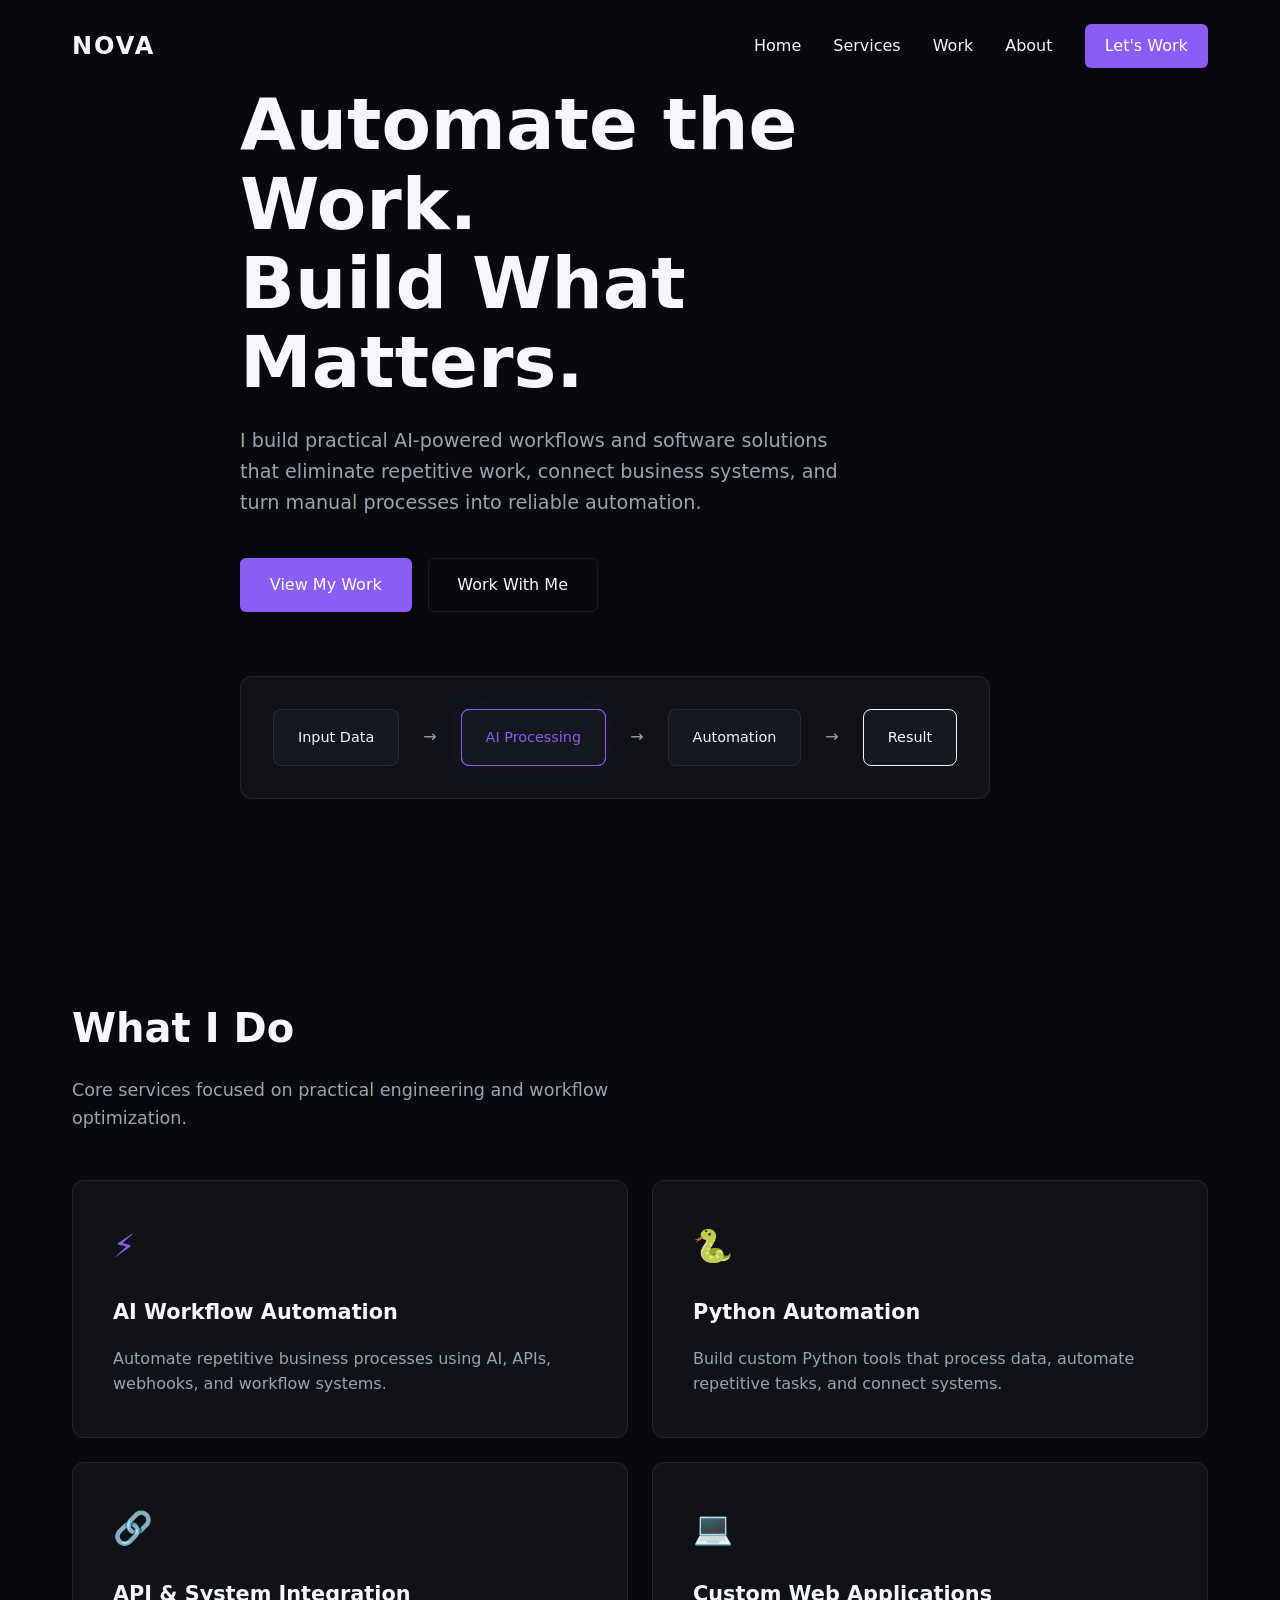
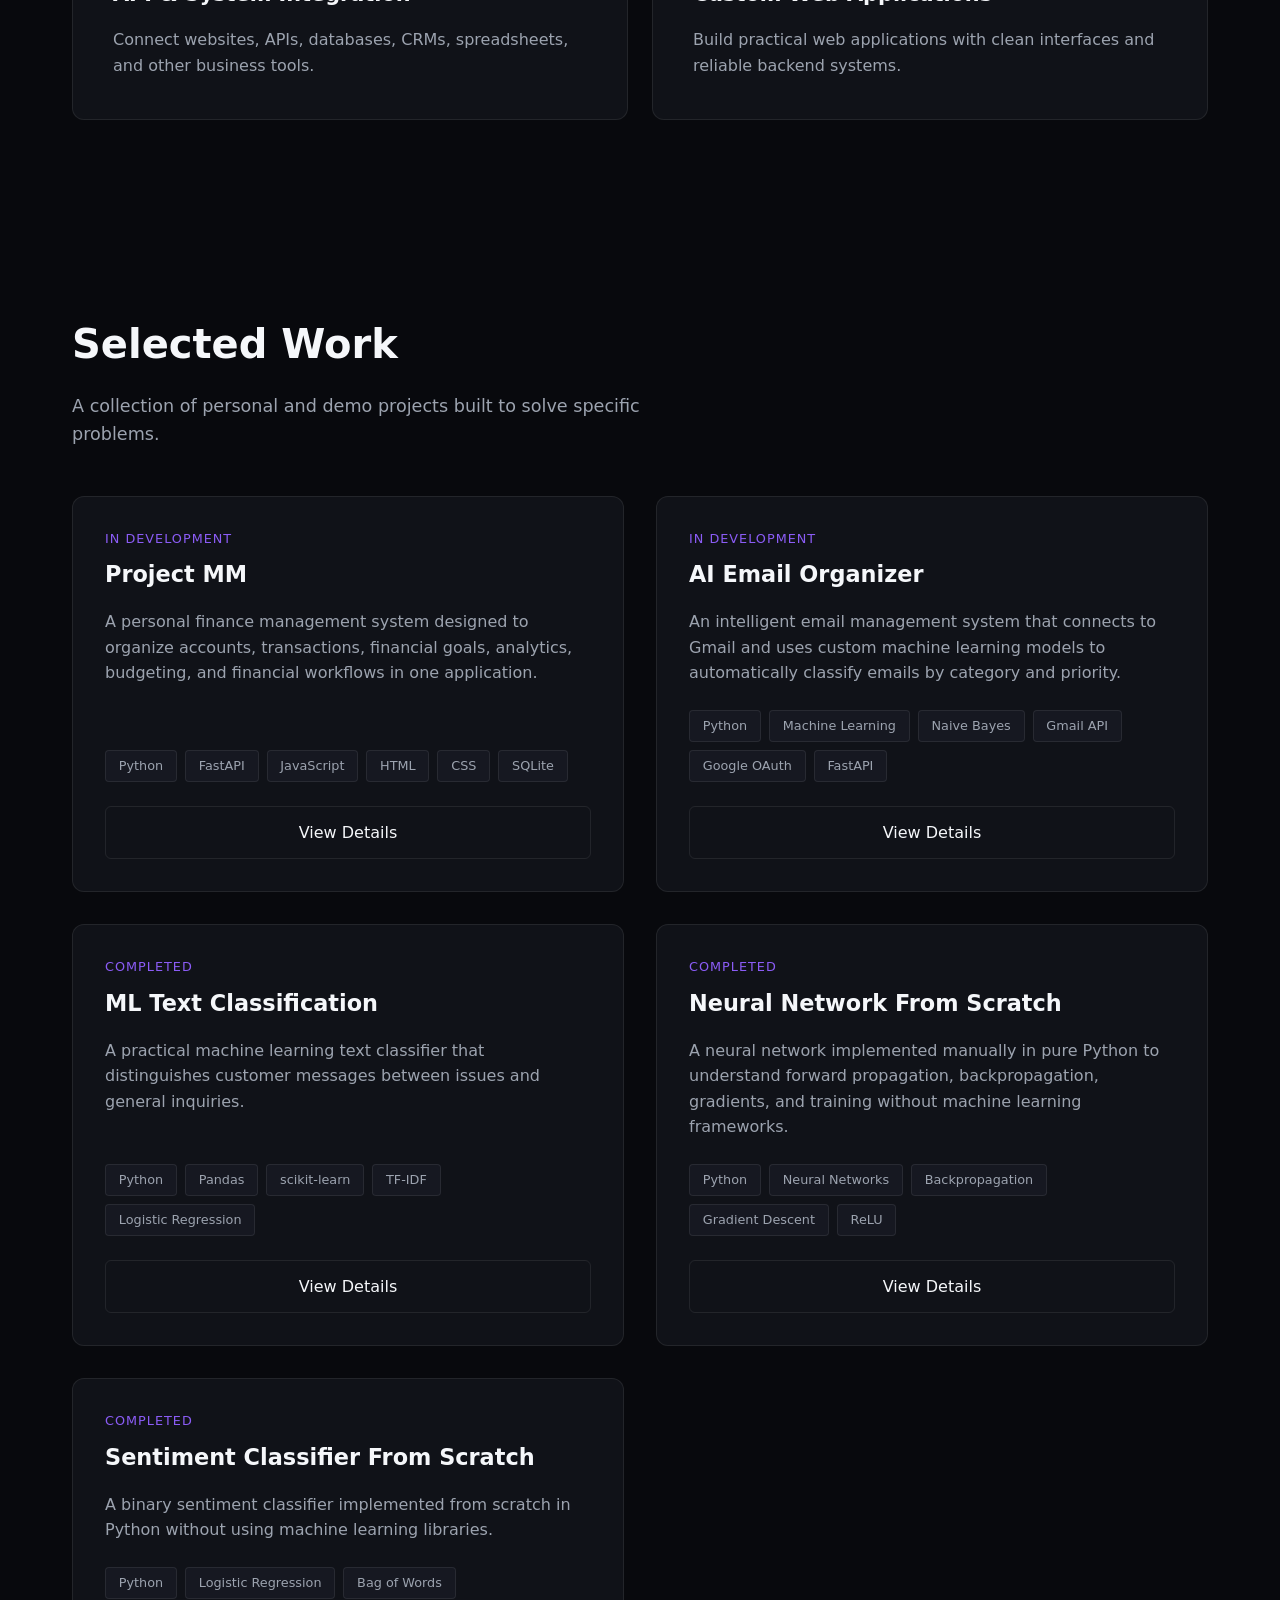
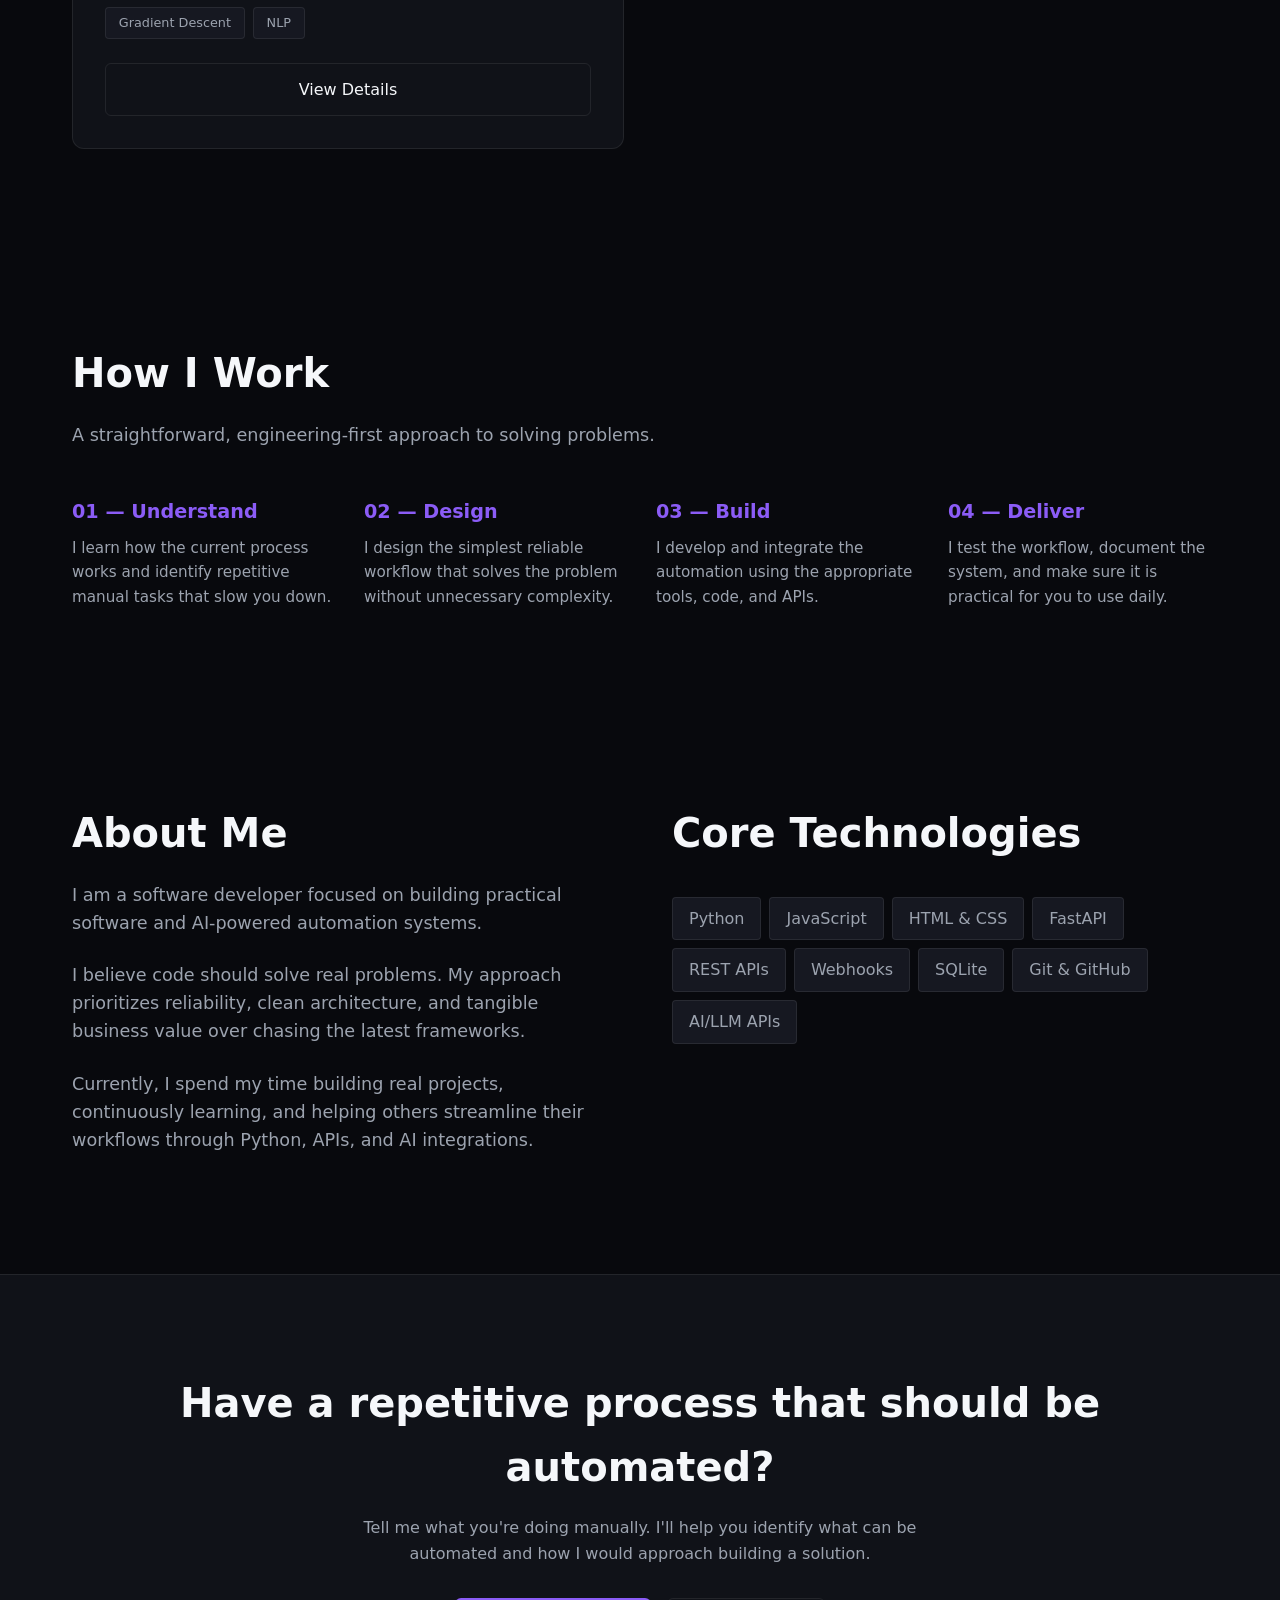
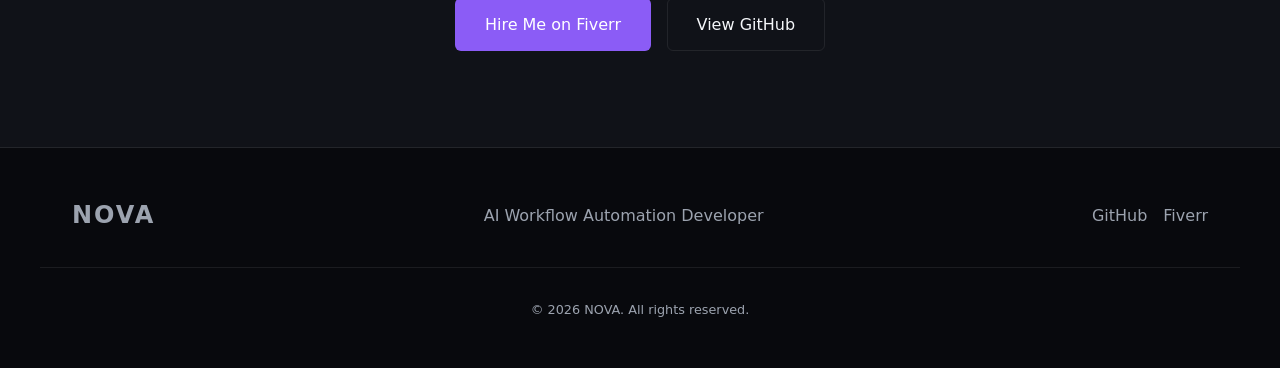
<file: index.html>
<!DOCTYPE html>
<html lang="en">
<head>
    <meta charset="UTF-8">
    <meta name="viewport" content="width=device-width, initial-scale=1.0">
    <title>NOVA | AI Workflow Automation Developer</title>
    <meta name="description" content="Portfolio of NOVA, a software developer specializing in practical AI workflows and business automation.">
    
    <!-- Link CSS -->
    <link rel="stylesheet" href="css/style.css">
    <link rel="stylesheet" href="css/responsive.css">
</head>
<body>

    <!-- NAVIGATION -->
    <nav>
        <div class="container nav-container">
            <a href="#" class="logo">NOVA</a>
            <div class="hamburger">☰</div>
            <ul class="nav-links">
                <li><a href="#hero">Home</a></li>
                <li><a href="#services">Services</a></li>
                <li><a href="#work">Work</a></li>
                <li><a href="#about">About</a></li>
                <li><a href="#contact" class="btn btn-primary" style="padding: 0.5rem 1.2rem;">Let's Work</a></li>
            </ul>
        </div>
    </nav>

    <!-- HERO SECTION -->
    <section id="hero">
        <div class="container">
            <div class="hero-content reveal">
                <h1>Automate the Work.<br>Build What Matters.</h1>
                <p>I build practical AI-powered workflows and software solutions that eliminate repetitive work, connect business systems, and turn manual processes into reliable automation.</p>
                <div class="hero-buttons">
                    <a href="#work" class="btn btn-primary">View My Work</a>
                    <a data-link="fiverr" target="_blank" class="btn btn-secondary">Work With Me</a>
                </div>
                
                <!-- Pure CSS/HTML representation of a workflow -->
                <div class="workflow-visual">
                    <div class="wf-node">Input Data</div>
                    <div class="wf-arrow">→</div>
                    <div class="wf-node wf-ai">AI Processing</div>
                    <div class="wf-arrow">→</div>
                    <div class="wf-node">Automation</div>
                    <div class="wf-arrow">→</div>
                    <div class="wf-node" style="border-color: var(--text-primary);">Result</div>
                </div>
            </div>
        </div>
    </section>

    <!-- SERVICES -->
    <section id="services">
        <div class="container">
            <h2 class="section-title reveal">What I Do</h2>
            <p class="section-subtitle reveal">Core services focused on practical engineering and workflow optimization.</p>
            
            <div class="services-grid">
                <!-- Card 1 -->
                <div class="service-card reveal">
                    <div class="service-icon">⚡</div>
                    <h3>AI Workflow Automation</h3>
                    <p>Automate repetitive business processes using AI, APIs, webhooks, and workflow systems.</p>
                </div>
                <!-- Card 2 -->
                <div class="service-card reveal">
                    <div class="service-icon">🐍</div>
                    <h3>Python Automation</h3>
                    <p>Build custom Python tools that process data, automate repetitive tasks, and connect systems.</p>
                </div>
                <!-- Card 3 -->
                <div class="service-card reveal">
                    <div class="service-icon">🔗</div>
                    <h3>API & System Integration</h3>
                    <p>Connect websites, APIs, databases, CRMs, spreadsheets, and other business tools.</p>
                </div>
                <!-- Card 4 -->
                <div class="service-card reveal">
                    <div class="service-icon">💻</div>
                    <h3>Custom Web Applications</h3>
                    <p>Build practical web applications with clean interfaces and reliable backend systems.</p>
                </div>
            </div>
        </div>
    </section>

    <!-- SELECTED WORK -->
    <section id="work">
        <div class="container">
            <h2 class="section-title reveal">Selected Work</h2>
            <p class="section-subtitle reveal">A collection of personal and demo projects built to solve specific problems.</p>
            
            <!-- Injected dynamically via js/projects.js -->
            <div class="projects-grid" id="projects-container"></div>
        </div>
    </section>

    <!-- HOW I WORK -->
    <section id="process">
        <div class="container">
            <h2 class="section-title reveal">How I Work</h2>
            <p class="section-subtitle reveal">A straightforward, engineering-first approach to solving problems.</p>
            
            <div class="process-grid reveal">
                <div class="process-step">
                    <h3>01 — Understand</h3>
                    <p>I learn how the current process works and identify repetitive manual tasks that slow you down.</p>
                </div>
                <div class="process-step">
                    <h3>02 — Design</h3>
                    <p>I design the simplest reliable workflow that solves the problem without unnecessary complexity.</p>
                </div>
                <div class="process-step">
                    <h3>03 — Build</h3>
                    <p>I develop and integrate the automation using the appropriate tools, code, and APIs.</p>
                </div>
                <div class="process-step">
                    <h3>04 — Deliver</h3>
                    <p>I test the workflow, document the system, and make sure it is practical for you to use daily.</p>
                </div>
            </div>
        </div>
    </section>

    <!-- ABOUT & TECH STACK -->
    <section id="about">
        <div class="container">
            <div class="about-grid">
                <div class="about-text reveal">
                    <h2 class="section-title">About Me</h2>
                    <p>I am a software developer focused on building practical software and AI-powered automation systems.</p>
                    <p>I believe code should solve real problems. My approach prioritizes reliability, clean architecture, and tangible business value over chasing the latest frameworks.</p>
                    <p>Currently, I spend my time building real projects, continuously learning, and helping others streamline their workflows through Python, APIs, and AI integrations.</p>
                </div>
                
                <div class="tech-stack reveal">
                    <h2 class="section-title">Core Technologies</h2>
                    <div class="tech-tags" style="margin-top: 2rem;">
                        <!-- Using the CSS classes established for project tags -->
                        <span class="tech-tag" style="font-size: 1rem; padding: 0.5rem 1rem;">Python</span>
                        <span class="tech-tag" style="font-size: 1rem; padding: 0.5rem 1rem;">JavaScript</span>
                        <span class="tech-tag" style="font-size: 1rem; padding: 0.5rem 1rem;">HTML & CSS</span>
                        <span class="tech-tag" style="font-size: 1rem; padding: 0.5rem 1rem;">FastAPI</span>
                        <span class="tech-tag" style="font-size: 1rem; padding: 0.5rem 1rem;">REST APIs</span>
                        <span class="tech-tag" style="font-size: 1rem; padding: 0.5rem 1rem;">Webhooks</span>
                        <span class="tech-tag" style="font-size: 1rem; padding: 0.5rem 1rem;">SQLite</span>
                        <span class="tech-tag" style="font-size: 1rem; padding: 0.5rem 1rem;">Git & GitHub</span>
                        <span class="tech-tag" style="font-size: 1rem; padding: 0.5rem 1rem;">AI/LLM APIs</span>
                    </div>
                </div>
            </div>
        </div>
    </section>

    <!-- CTA / CONTACT -->
    <section id="contact" class="cta-section">
        <div class="container reveal">
            <h2>Have a repetitive process that should be automated?</h2>
            <p>Tell me what you're doing manually. I'll help you identify what can be automated and how I would approach building a solution.</p>
            <div style="display: flex; gap: 1rem; justify-content: center; margin-top: 2rem;">
                <!-- Links managed in config.js -->
                <a data-link="fiverr" target="_blank" class="btn btn-primary">Hire Me on Fiverr</a>
                <a data-link="github" target="_blank" class="btn btn-secondary">View GitHub</a>
            </div>
        </div>
    </section>

    <!-- FOOTER -->
    <footer>
        <div class="container footer-content">
            <div class="logo">NOVA</div>
            <div>AI Workflow Automation Developer</div>
            <div style="display: flex; gap: 1rem;">
                <a data-link="github" target="_blank">GitHub</a>
                <a data-link="fiverr" target="_blank">Fiverr</a>
            </div>
        </div>
        <div class="container" style="margin-top: 2rem; font-size: 0.8rem; border-top: 1px solid var(--border-color); padding-top: 2rem;">
            &copy; 2026 NOVA. All rights reserved.
        </div>
    </footer>

    <!-- Scripts -->
    <script src="js/config.js"></script>
    <script src="js/projects.js"></script>
    <script src="js/main.js"></script>
</body>
</html>
</file>
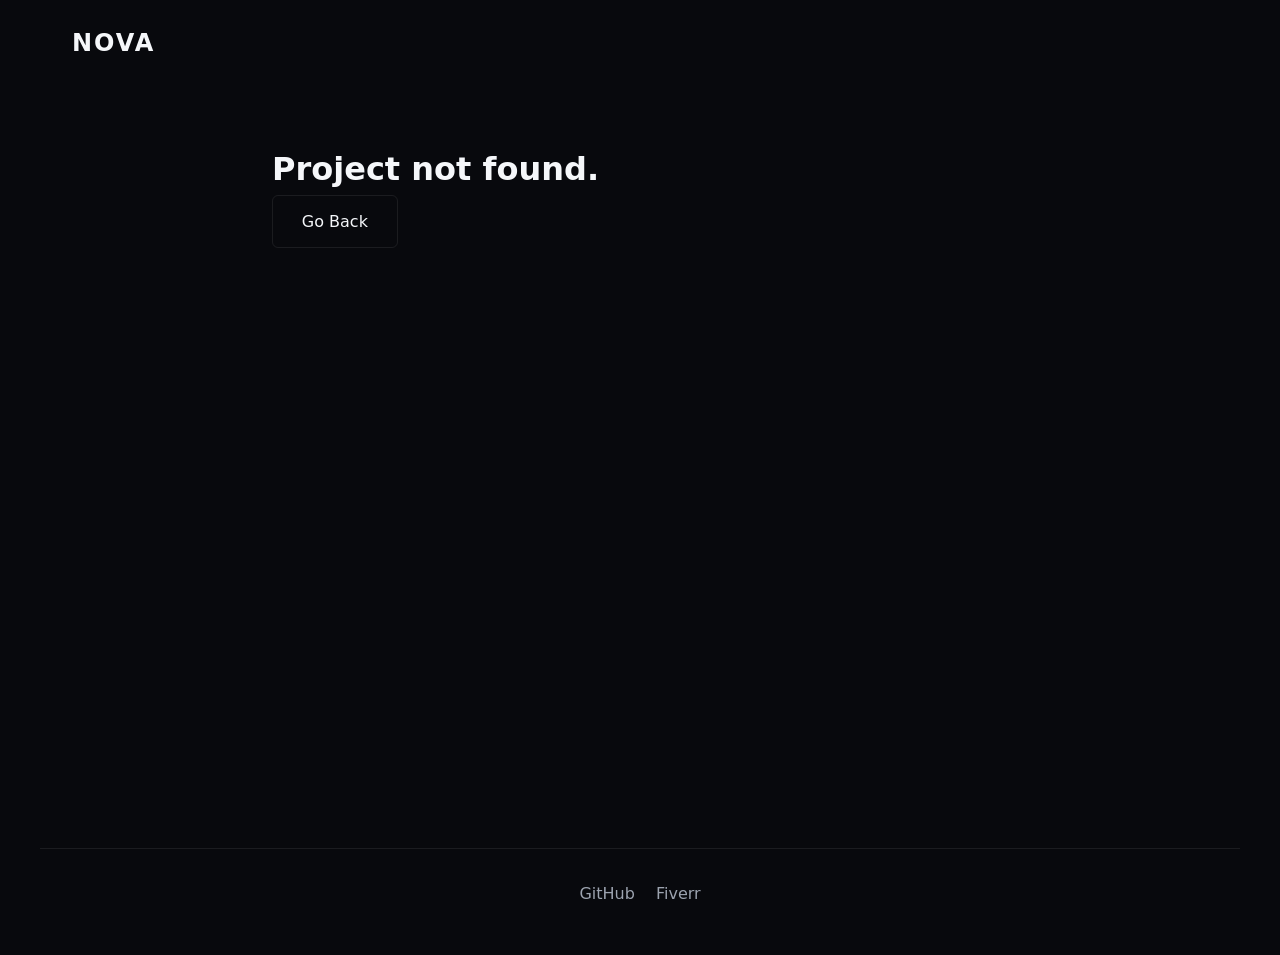
<file: pages/project.html>
<!DOCTYPE html>
<html lang="en">
<head>
    <meta charset="UTF-8">
    <meta name="viewport" content="width=device-width, initial-scale=1.0">
    <title>Project Detail | NOVA</title>
    
    <!-- Link CSS (Note the ../ for parent directory) -->
    <link rel="stylesheet" href="../css/style.css">
    <link rel="stylesheet" href="../css/responsive.css">
    <style>
        /* Specific tweaks for detail page */
        body { padding-top: 80px; }
        .detail-wrapper { max-width: 800px; padding: 4rem 2rem; margin: 0 auto; min-height: 80vh; }
    </style>
</head>
<body>

    <!-- Minimal Nav -->
    <nav class="scrolled">
        <div class="container nav-container">
            <a href="../index.html" class="logo">NOVA</a>
        </div>
    </nav>

    <!-- Dynamically Injected Project Details -->
    <div class="detail-wrapper reveal" id="project-detail-container">
        <!-- Content will be generated by js/projects.js -->
    </div>

    <!-- FOOTER -->
    <footer>
        <div class="container" style="border-top: 1px solid var(--border-color); padding-top: 2rem;">
            <a data-link="github" target="_blank" style="margin-right: 1rem;">GitHub</a>
            <a data-link="fiverr" target="_blank">Fiverr</a>
        </div>
    </footer>

    <!-- Scripts (Note the ../ for parent directory) -->
    <script src="../js/config.js"></script>
    <script src="../js/projects.js"></script>
    <script src="../js/main.js"></script>
</body>
</html>
</file>
<file: css/style.css>
/* css/style.css */

/* --- CSS VARIABLES (Design System) --- */
:root {
    --bg-primary: #08090D;
    --bg-secondary: #101218;
    --bg-card: #161821;
    --text-primary: #F5F7FA;
    --text-secondary: #9CA3AF;
    --accent: #8B5CF6; /* Refined Violet */
    --accent-dark: #6D28D9;
    --border-color: rgba(255, 255, 255, 0.08);
    --border-hover: rgba(139, 92, 246, 0.3);
    --font-main: 'Inter', system-ui, -apple-system, sans-serif;
    --transition: 0.3s ease;
}

/* --- RESET & BASICS --- */
* {
    margin: 0;
    padding: 0;
    box-sizing: border-box;
}

html {
    scroll-behavior: smooth;
}

body {
    background-color: var(--bg-primary);
    color: var(--text-primary);
    font-family: var(--font-main);
    line-height: 1.6;
    overflow-x: hidden;
}

a {
    text-decoration: none;
    color: inherit;
    transition: var(--transition);
}

ul {
    list-style: none;
}

.container {
    max-width: 1200px;
    margin: 0 auto;
    padding: 0 2rem;
}

section {
    padding: 6rem 0;
}

.section-title {
    font-size: 2.5rem;
    font-weight: 700;
    margin-bottom: 1rem;
}

.section-subtitle {
    color: var(--text-secondary);
    font-size: 1.1rem;
    margin-bottom: 3rem;
    max-width: 600px;
}

/* --- TYPOGRAPHY & BUTTONS --- */
.btn {
    display: inline-flex;
    align-items: center;
    justify-content: center;
    padding: 0.8rem 1.8rem;
    border-radius: 6px;
    font-weight: 500;
    cursor: pointer;
    transition: var(--transition);
    border: 1px solid transparent;
}

.btn-primary {
    background-color: var(--accent);
    color: #fff;
}

.btn-primary:hover {
    background-color: var(--accent-dark);
    box-shadow: 0 0 15px rgba(139, 92, 246, 0.4);
}

.btn-secondary {
    background-color: transparent;
    border-color: var(--border-color);
    color: var(--text-primary);
}

.btn-secondary:hover {
    border-color: var(--accent);
    color: var(--accent);
}

/* --- NAVIGATION --- */
nav {
    position: fixed;
    top: 0;
    width: 100%;
    padding: 1.5rem 0;
    z-index: 1000;
    transition: var(--transition);
    border-bottom: 1px solid transparent;
}

nav.scrolled {
    background-color: rgba(8, 9, 13, 0.9);
    backdrop-filter: blur(10px);
    border-bottom: 1px solid var(--border-color);
    padding: 1rem 0;
}

.nav-container {
    display: flex;
    justify-content: space-between;
    align-items: center;
}

.logo {
    font-size: 1.5rem;
    font-weight: 700;
    letter-spacing: 2px;
}

.nav-links {
    display: flex;
    gap: 2rem;
    align-items: center;
}

.nav-links a:hover {
    color: var(--accent);
}

.hamburger {
    display: none;
    cursor: pointer;
    font-size: 1.5rem;
}

/* --- HERO SECTION --- */
#hero {
    min-height: 100vh;
    display: flex;
    align-items: center;
    padding-top: 5rem;
}

.hero-content {
    max-width: 800px;
}

.hero-content h1 {
    font-size: 4.5rem;
    line-height: 1.1;
    margin-bottom: 1.5rem;
}

.hero-content p {
    font-size: 1.2rem;
    color: var(--text-secondary);
    margin-bottom: 2.5rem;
    max-width: 600px;
}

.hero-buttons {
    display: flex;
    gap: 1rem;
    margin-bottom: 4rem;
}

/* Custom CSS Visual for Workflow (Instead of an image) */
.workflow-visual {
    display: flex;
    align-items: center;
    gap: 1.5rem;
    padding: 2rem;
    background: var(--bg-secondary);
    border: 1px solid var(--border-color);
    border-radius: 12px;
    width: fit-content;
}

.wf-node {
    padding: 1rem 1.5rem;
    background: var(--bg-card);
    border: 1px solid var(--border-color);
    border-radius: 8px;
    font-weight: 500;
    font-size: 0.9rem;
}

.wf-ai {
    border-color: var(--accent);
    color: var(--accent);
    box-shadow: 0 0 20px rgba(139, 92, 246, 0.1);
    position: relative;
}

/* Gentle pulse animation for the AI node */
.wf-ai::before {
    content: '';
    position: absolute;
    top: -1px; left: -1px; right: -1px; bottom: -1px;
    border-radius: 8px;
    border: 1px solid var(--accent);
    animation: pulse 2s infinite;
}

.wf-arrow {
    color: var(--text-secondary);
}

@keyframes pulse {
    0% { transform: scale(1); opacity: 0.5; }
    100% { transform: scale(1.1); opacity: 0; }
}

/* --- SERVICES --- */
.services-grid {
    display: grid;
    grid-template-columns: repeat(2, 1fr);
    gap: 1.5rem;
}

.service-card {
    background: var(--bg-secondary);
    padding: 2.5rem;
    border-radius: 12px;
    border: 1px solid var(--border-color);
    transition: var(--transition);
}

.service-card:hover {
    border-color: var(--border-hover);
    transform: translateY(-5px);
}

.service-icon {
    font-size: 2rem;
    color: var(--accent);
    margin-bottom: 1.5rem;
}

.service-card h3 {
    margin-bottom: 1rem;
    font-size: 1.3rem;
}

.service-card p {
    color: var(--text-secondary);
}

/* --- SELECTED WORK --- */
.projects-grid {
    display: grid;
    grid-template-columns: repeat(2, 1fr);
    gap: 2rem;
}

.project-card {
    background: var(--bg-secondary);
    border: 1px solid var(--border-color);
    border-radius: 12px;
    overflow: hidden;
    transition: var(--transition);
    display: flex;
    flex-direction: column;
}

.project-card:hover {
    border-color: var(--border-hover);
}

.project-image {
    width: 100%;
    height: 200px;
    background-color: var(--bg-card); /* Placeholder if no image */
    display: flex;
    align-items: center;
    justify-content: center;
    border-bottom: 1px solid var(--border-color);
    color: var(--text-secondary);
    font-size: 0.9rem;
}

.project-image img {
    width: 100%;
    height: 100%;
    object-fit: cover;
}

.project-content {
    padding: 2rem;
    flex-grow: 1;
    display: flex;
    flex-direction: column;
}

.project-status {
    font-size: 0.8rem;
    color: var(--accent);
    text-transform: uppercase;
    letter-spacing: 1px;
    margin-bottom: 0.5rem;
}

.project-title {
    font-size: 1.4rem;
    margin-bottom: 1rem;
}

.project-description {
    color: var(--text-secondary);
    margin-bottom: 1.5rem;
    flex-grow: 1;
}

.tech-tags {
    display: flex;
    flex-wrap: wrap;
    gap: 0.5rem;
    margin-bottom: 1.5rem;
}

.tech-tag {
    font-size: 0.8rem;
    padding: 0.3rem 0.8rem;
    background: var(--bg-card);
    border: 1px solid var(--border-color);
    border-radius: 4px;
    color: var(--text-secondary);
}

/* --- HOW I WORK --- */
.process-grid {
    display: grid;
    grid-template-columns: repeat(4, 1fr);
    gap: 2rem;
}

.process-step h3 {
    color: var(--accent);
    margin-bottom: 0.5rem;
    font-size: 1.2rem;
}

.process-step p {
    color: var(--text-secondary);
    font-size: 0.95rem;
}

/* --- ABOUT & TECH STACK --- */
.about-grid {
    display: grid;
    grid-template-columns: 1fr 1fr;
    gap: 4rem;
}

.about-text p {
    color: var(--text-secondary);
    margin-bottom: 1.5rem;
    font-size: 1.1rem;
}

/* --- FOOTER & CTA --- */
.cta-section {
    background: var(--bg-secondary);
    text-align: center;
    border-top: 1px solid var(--border-color);
    border-bottom: 1px solid var(--border-color);
}

.cta-section h2 {
    font-size: 2.5rem;
    margin-bottom: 1rem;
}

.cta-section p {
    color: var(--text-secondary);
    max-width: 600px;
    margin: 0 auto 2rem;
}

footer {
    padding: 3rem 0;
    text-align: center;
    color: var(--text-secondary);
}

.footer-content {
    display: flex;
    justify-content: space-between;
    align-items: center;
}

/* --- UTILITIES (Animations on Scroll) --- */
.reveal {
    opacity: 0;
    transform: translateY(30px);
    transition: all 0.8s ease;
}

.reveal.visible {
    opacity: 1;
    transform: translateY(0);
}


.project-image img {
    width: 100%;
    height: 100%;
    object-fit: cover;
    display: block;
}
</file>
<file: css/responsive.css>
/* css/responsive.css */

@media (max-width: 1024px) {
    .hero-content h1 {
        font-size: 3.5rem;
    }
    
    .process-grid {
        grid-template-columns: repeat(2, 1fr);
    }
    
    .about-grid {
        grid-template-columns: 1fr;
        gap: 2rem;
    }
}

@media (max-width: 768px) {
    .hamburger {
        display: block;
        z-index: 1001;
    }

    .nav-links {
        position: fixed;
        top: 0;
        right: -100%;
        height: 100vh;
        width: 100%;
        background-color: var(--bg-primary);
        flex-direction: column;
        justify-content: center;
        transition: 0.4s ease;
    }

    .nav-links.active {
        right: 0;
    }

    .hero-content h1 {
        font-size: 2.5rem;
    }

    .workflow-visual {
        flex-direction: column;
        gap: 0.5rem;
        align-items: flex-start;
    }

    .wf-arrow {
        transform: rotate(90deg);
        margin-left: 2rem;
    }

    .services-grid, .projects-grid {
        grid-template-columns: 1fr;
    }

    .process-grid {
        grid-template-columns: 1fr;
    }
    
    .footer-content {
        flex-direction: column;
        gap: 1.5rem;
    }
    
    section {
        padding: 4rem 0;
    }
}
</file>
